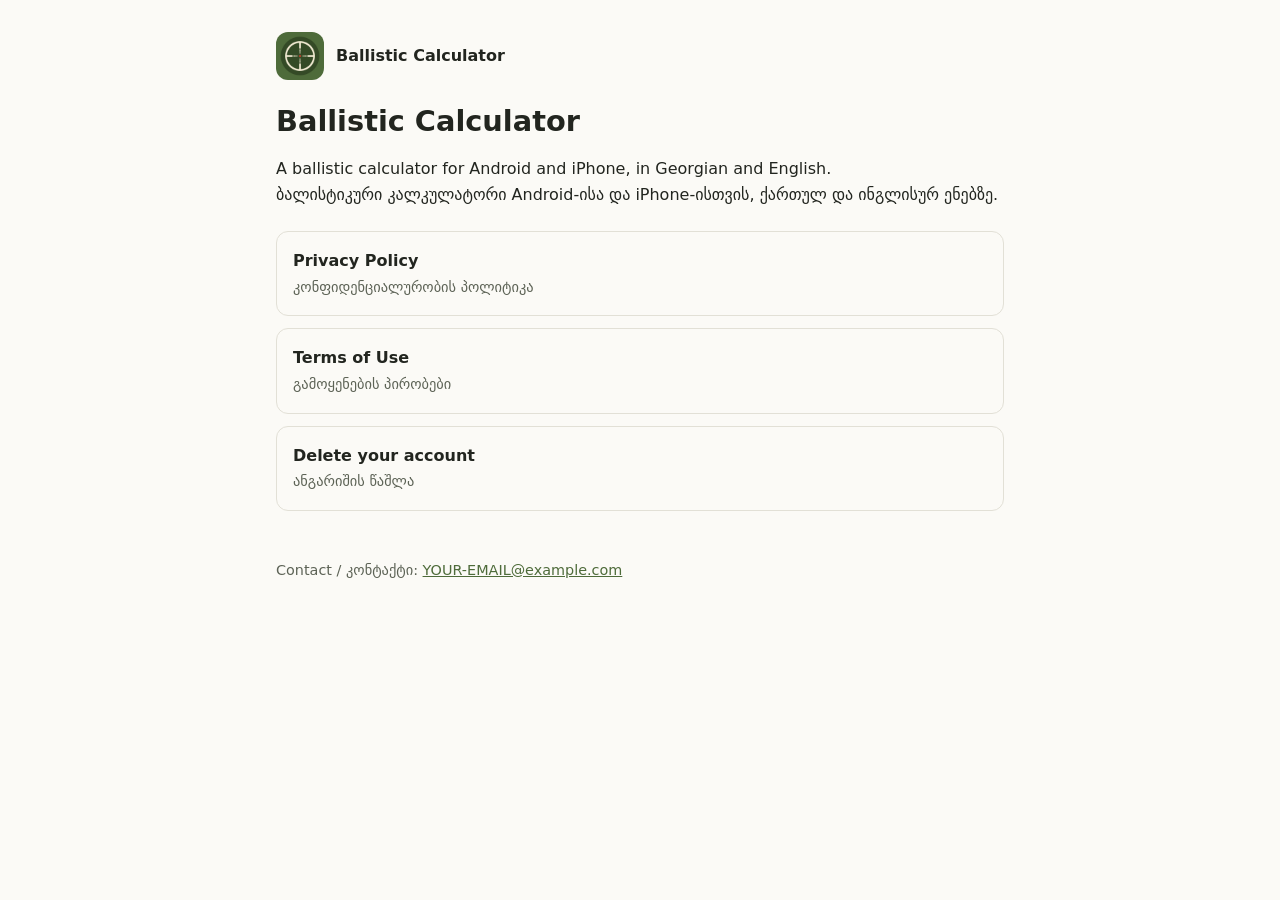
<file: index.html>
<!doctype html>
<html lang="en">
<head>
  <meta charset="utf-8">
  <meta name="viewport" content="width=device-width, initial-scale=1">
  <title>Ballistic Calculator</title>
  <link rel="icon" href="icon.png">
  <link rel="stylesheet" href="style.css">
</head>
<body>
<main>
  <header><img src="icon.png" alt=""><a href="index.html">Ballistic Calculator</a></header>
  <h1>Ballistic Calculator</h1>
  <p>A ballistic calculator for Android and iPhone, in Georgian and English.<br>
     ბალისტიკური კალკულატორი Android-ისა და iPhone-ისთვის, ქართულ და ინგლისურ ენებზე.</p>
  <div class="cards">
    <a href="privacy.html"><strong>Privacy Policy</strong><br><span>კონფიდენციალურობის პოლიტიკა</span></a>
    <a href="terms.html"><strong>Terms of Use</strong><br><span>გამოყენების პირობები</span></a>
    <a href="delete-account.html"><strong>Delete your account</strong><br><span>ანგარიშის წაშლა</span></a>
  </div>
  <footer>Contact / კონტაქტი: <a href="mailto:YOUR-EMAIL@example.com">YOUR-EMAIL@example.com</a></footer>
</main>
</body>
</html>
</file>
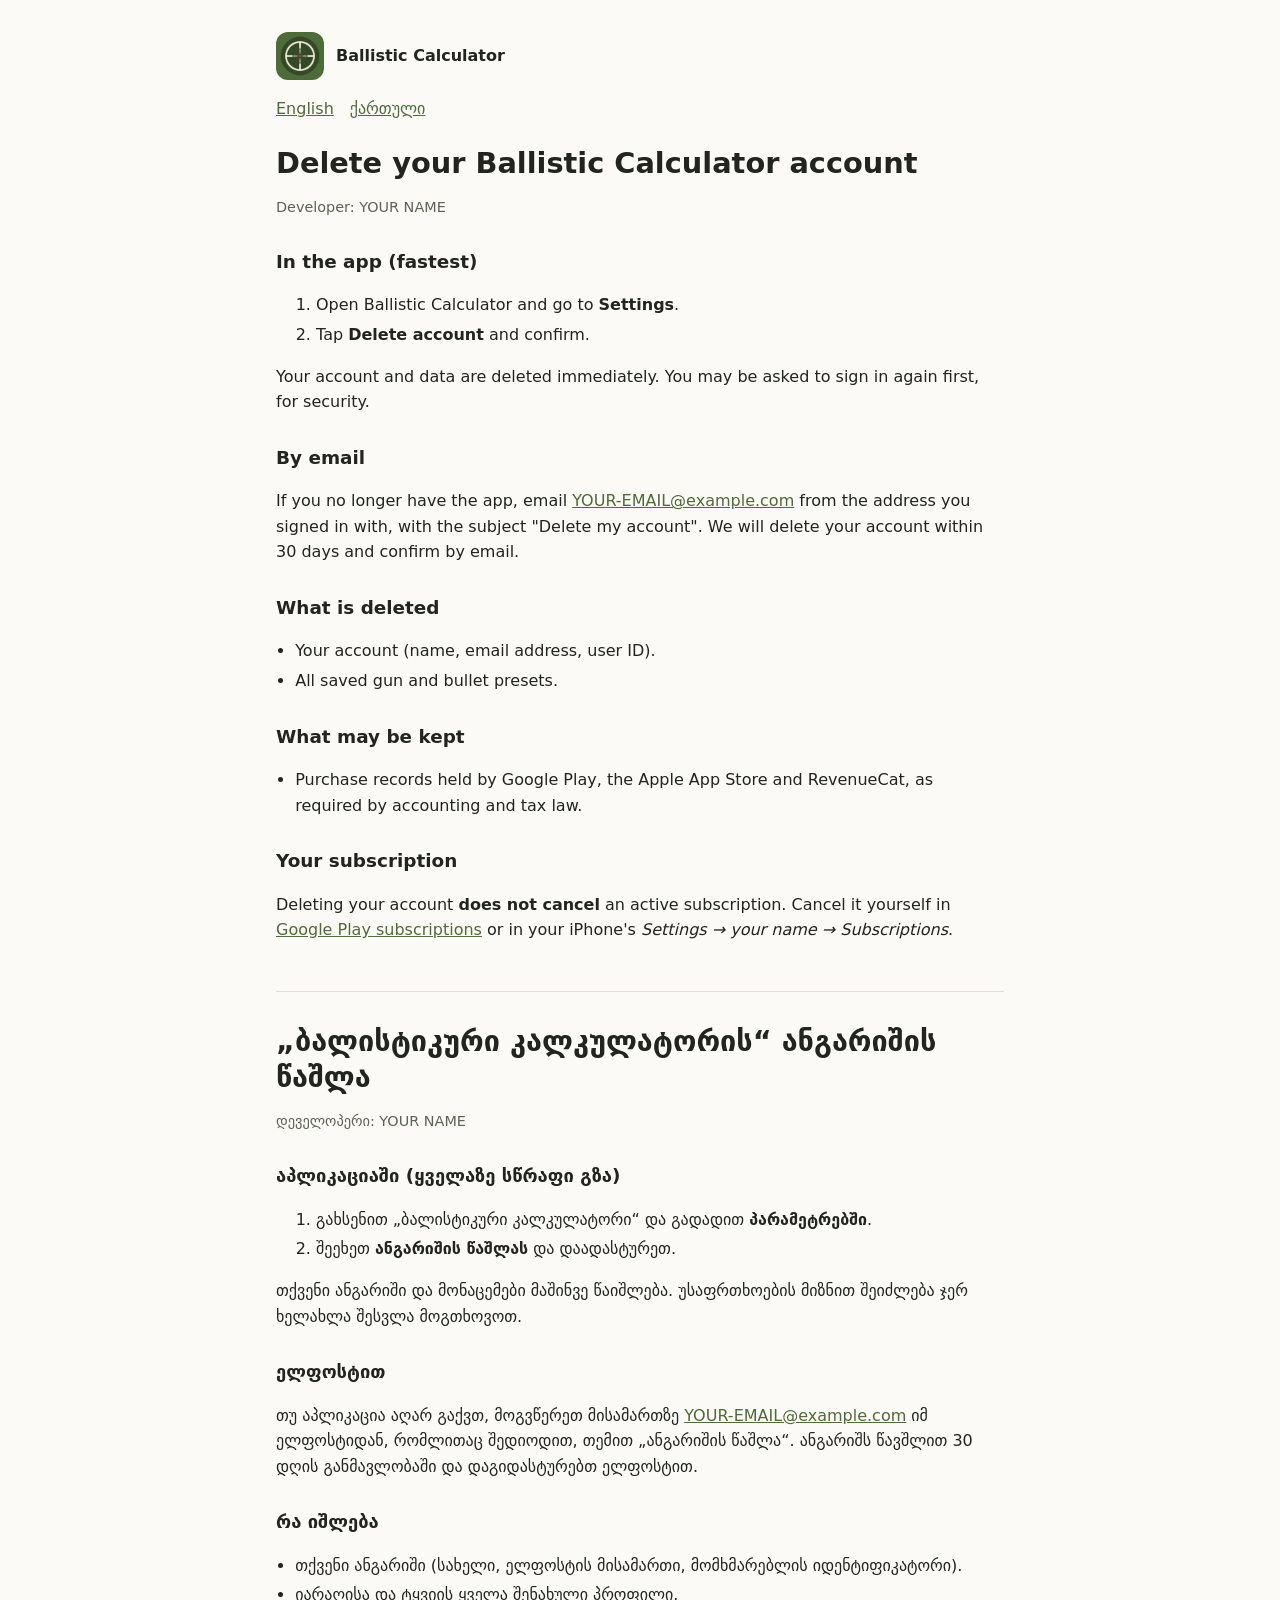
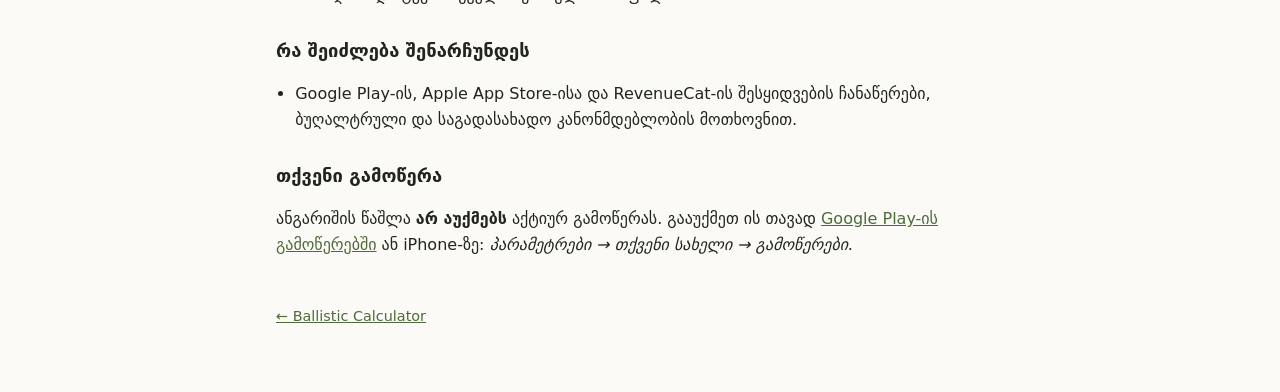
<file: delete-account.html>
<!doctype html>
<html lang="en">
<head>
  <meta charset="utf-8">
  <meta name="viewport" content="width=device-width, initial-scale=1">
  <title>Delete your account – Ballistic Calculator</title>
  <link rel="icon" href="icon.png">
  <link rel="stylesheet" href="style.css">
</head>
<body>
<main>
  <header><img src="icon.png" alt=""><a href="index.html">Ballistic Calculator</a></header>
  <nav class="lang"><a href="#en">English</a><a href="#ka">ქართული</a></nav>

  <section id="en" lang="en">
    <h1>Delete your Ballistic Calculator account</h1>
    <p class="meta">Developer: YOUR NAME</p>

    <h2>In the app (fastest)</h2>
    <ol>
      <li>Open Ballistic Calculator and go to <strong>Settings</strong>.</li>
      <li>Tap <strong>Delete account</strong> and confirm.</li>
    </ol>
    <p>Your account and data are deleted immediately. You may be asked to sign in again first, for security.</p>

    <h2>By email</h2>
    <p>If you no longer have the app, email <a href="mailto:YOUR-EMAIL@example.com?subject=Delete%20my%20account">YOUR-EMAIL@example.com</a> from the address you signed in with, with the subject "Delete my account". We will delete your account within 30 days and confirm by email.</p>

    <h2>What is deleted</h2>
    <ul>
      <li>Your account (name, email address, user ID).</li>
      <li>All saved gun and bullet presets.</li>
    </ul>
    <h2>What may be kept</h2>
    <ul>
      <li>Purchase records held by Google Play, the Apple App Store and RevenueCat, as required by accounting and tax law.</li>
    </ul>

    <h2>Your subscription</h2>
    <p>Deleting your account <strong>does not cancel</strong> an active subscription. Cancel it yourself in <a href="https://play.google.com/store/account/subscriptions">Google Play subscriptions</a> or in your iPhone's <em>Settings → your name → Subscriptions</em>.</p>
  </section>

  <section id="ka" lang="ka">
    <h1>„ბალისტიკური კალკულატორის“ ანგარიშის წაშლა</h1>
    <p class="meta">დეველოპერი: YOUR NAME</p>

    <h2>აპლიკაციაში (ყველაზე სწრაფი გზა)</h2>
    <ol>
      <li>გახსენით „ბალისტიკური კალკულატორი“ და გადადით <strong>პარამეტრებში</strong>.</li>
      <li>შეეხეთ <strong>ანგარიშის წაშლას</strong> და დაადასტურეთ.</li>
    </ol>
    <p>თქვენი ანგარიში და მონაცემები მაშინვე წაიშლება. უსაფრთხოების მიზნით შეიძლება ჯერ ხელახლა შესვლა მოგთხოვოთ.</p>

    <h2>ელფოსტით</h2>
    <p>თუ აპლიკაცია აღარ გაქვთ, მოგვწერეთ მისამართზე <a href="mailto:YOUR-EMAIL@example.com?subject=Delete%20my%20account">YOUR-EMAIL@example.com</a> იმ ელფოსტიდან, რომლითაც შედიოდით, თემით „ანგარიშის წაშლა“. ანგარიშს წავშლით 30 დღის განმავლობაში და დაგიდასტურებთ ელფოსტით.</p>

    <h2>რა იშლება</h2>
    <ul>
      <li>თქვენი ანგარიში (სახელი, ელფოსტის მისამართი, მომხმარებლის იდენტიფიკატორი).</li>
      <li>იარაღისა და ტყვიის ყველა შენახული პროფილი.</li>
    </ul>
    <h2>რა შეიძლება შენარჩუნდეს</h2>
    <ul>
      <li>Google Play-ის, Apple App Store-ისა და RevenueCat-ის შესყიდვების ჩანაწერები, ბუღალტრული და საგადასახადო კანონმდებლობის მოთხოვნით.</li>
    </ul>

    <h2>თქვენი გამოწერა</h2>
    <p>ანგარიშის წაშლა <strong>არ აუქმებს</strong> აქტიურ გამოწერას. გააუქმეთ ის თავად <a href="https://play.google.com/store/account/subscriptions">Google Play-ის გამოწერებში</a> ან iPhone-ზე: <em>პარამეტრები → თქვენი სახელი → გამოწერები</em>.</p>
  </section>

  <footer><a href="index.html">← Ballistic Calculator</a></footer>
</main>
</body>
</html>
</file>
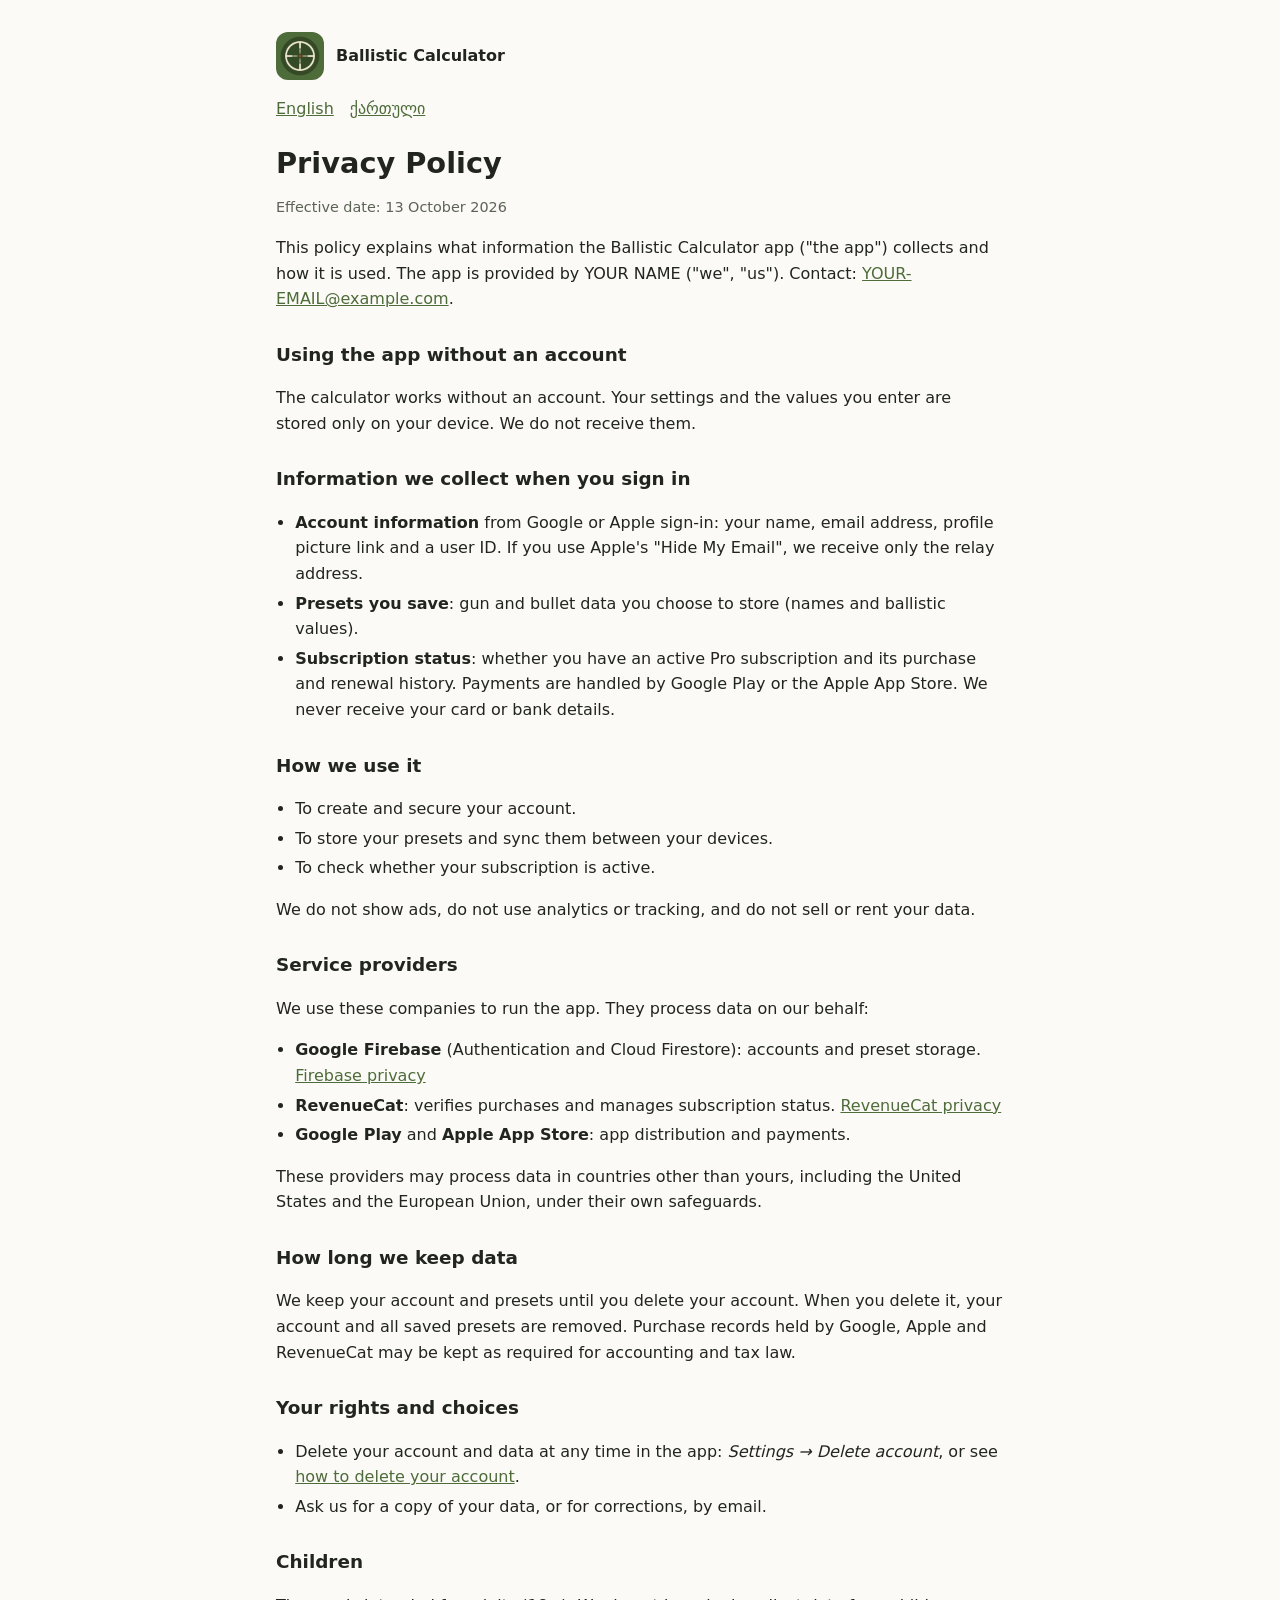
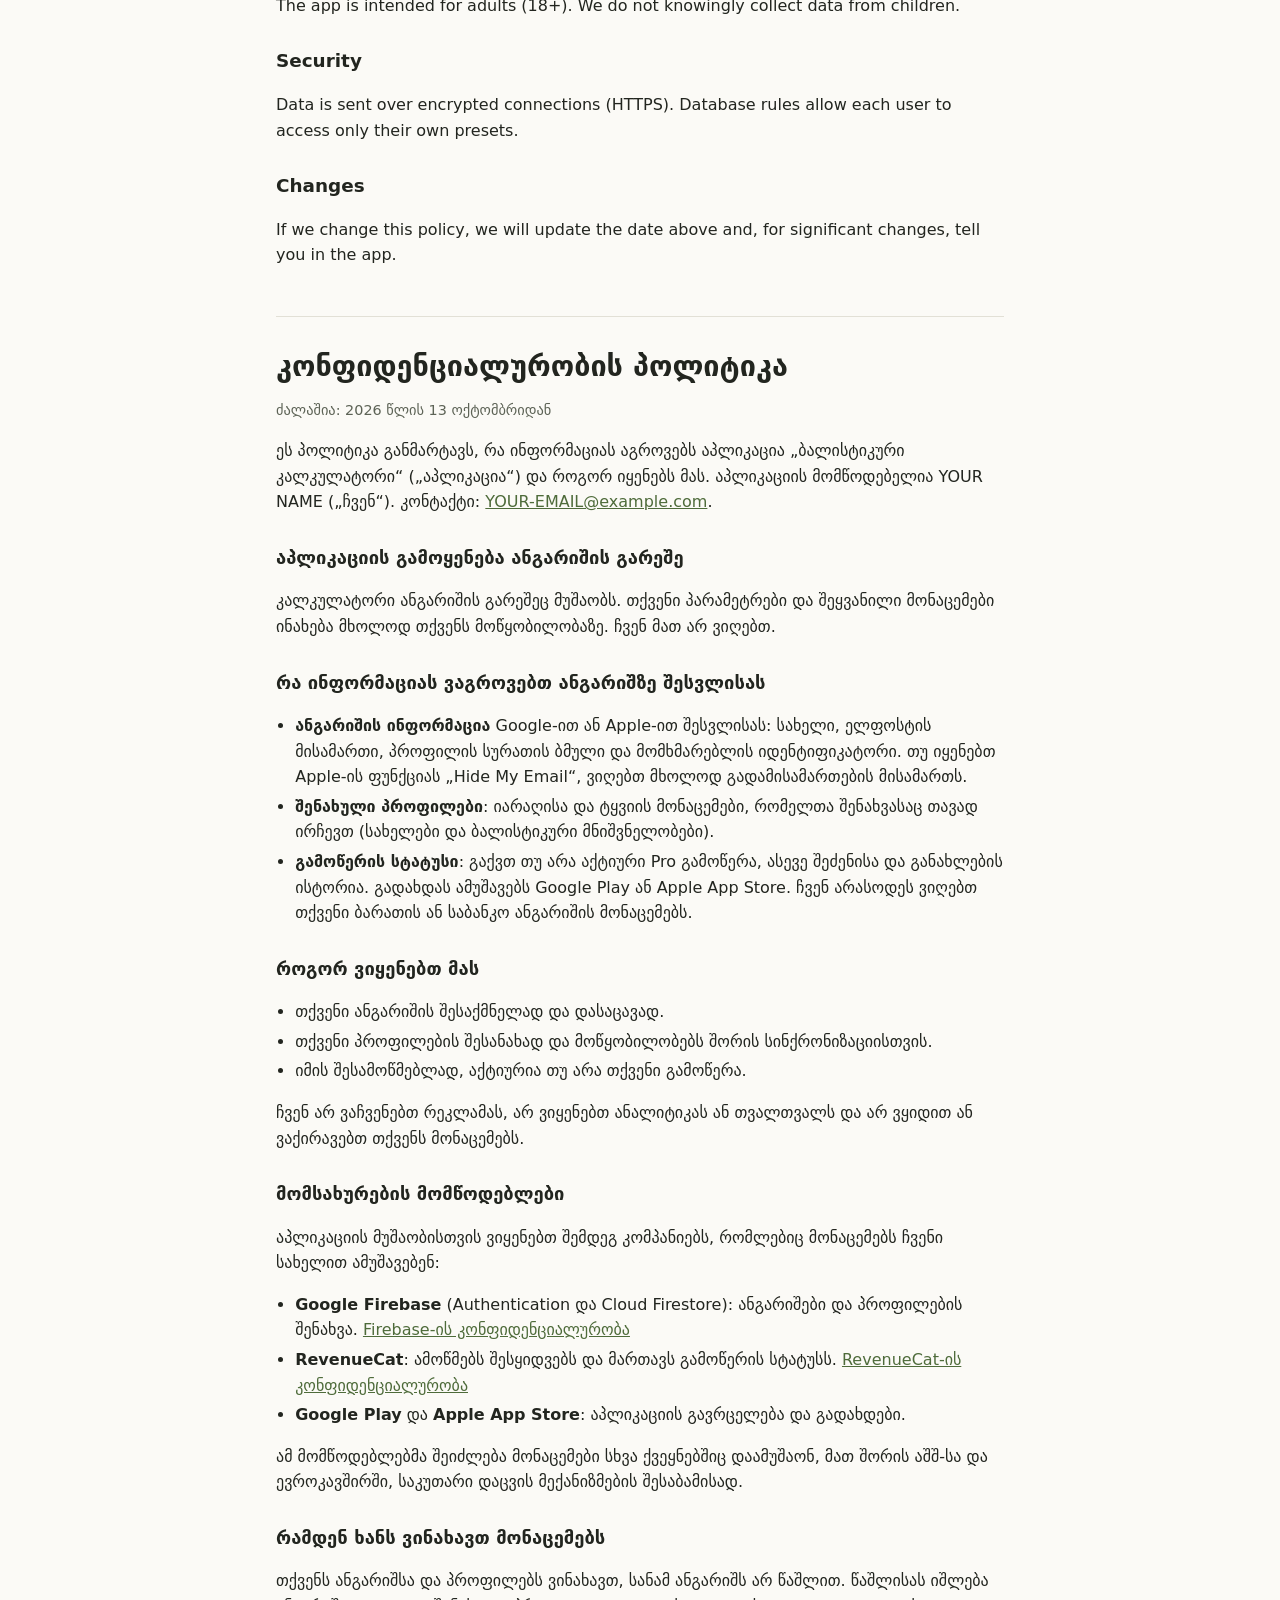
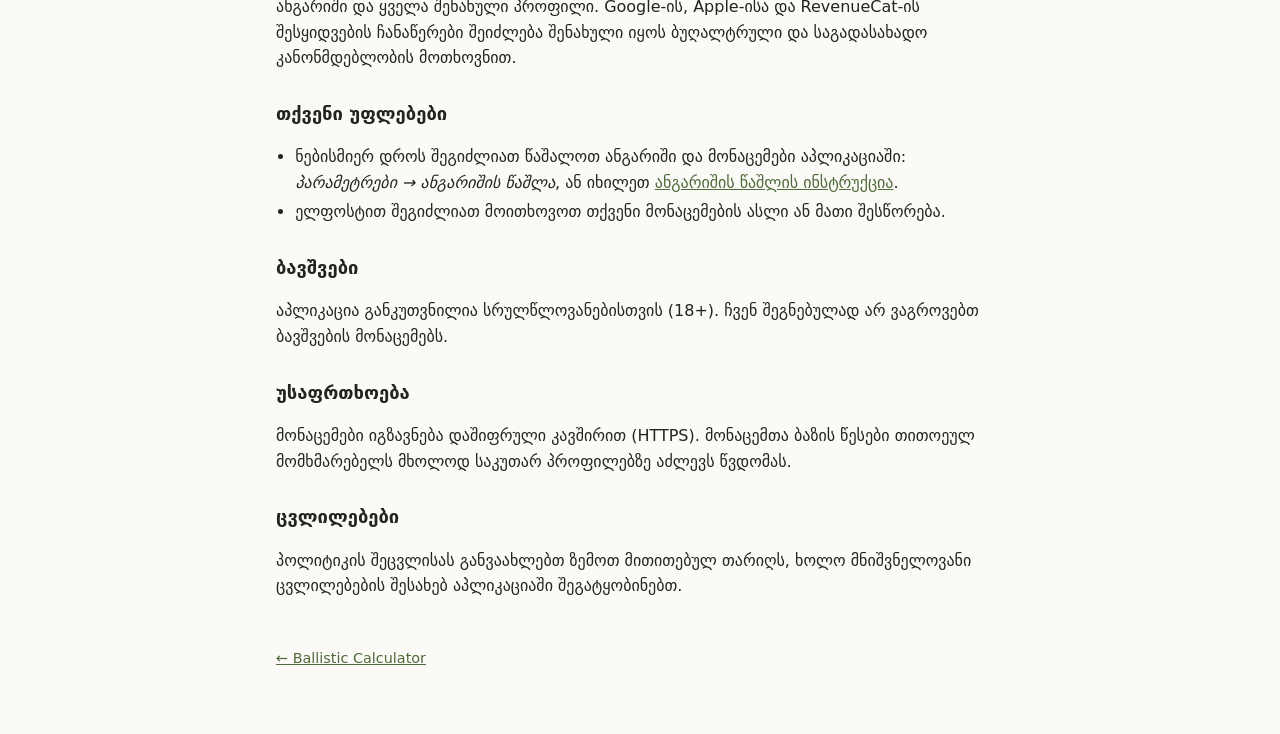
<file: privacy.html>
<!doctype html>
<html lang="en">
<head>
  <meta charset="utf-8">
  <meta name="viewport" content="width=device-width, initial-scale=1">
  <title>Privacy Policy – Ballistic Calculator</title>
  <link rel="icon" href="icon.png">
  <link rel="stylesheet" href="style.css">
</head>
<body>
<main>
  <header><img src="icon.png" alt=""><a href="index.html">Ballistic Calculator</a></header>
  <nav class="lang"><a href="#en">English</a><a href="#ka">ქართული</a></nav>

  <section id="en" lang="en">
    <h1>Privacy Policy</h1>
    <p class="meta">Effective date: 13 October 2026</p>

    <p>This policy explains what information the Ballistic Calculator app ("the app") collects and how it is used. The app is provided by YOUR NAME ("we", "us"). Contact: <a href="mailto:YOUR-EMAIL@example.com">YOUR-EMAIL@example.com</a>.</p>

    <h2>Using the app without an account</h2>
    <p>The calculator works without an account. Your settings and the values you enter are stored only on your device. We do not receive them.</p>

    <h2>Information we collect when you sign in</h2>
    <ul>
      <li><strong>Account information</strong> from Google or Apple sign-in: your name, email address, profile picture link and a user ID. If you use Apple's "Hide My Email", we receive only the relay address.</li>
      <li><strong>Presets you save</strong>: gun and bullet data you choose to store (names and ballistic values).</li>
      <li><strong>Subscription status</strong>: whether you have an active Pro subscription and its purchase and renewal history. Payments are handled by Google Play or the Apple App Store. We never receive your card or bank details.</li>
    </ul>

    <h2>How we use it</h2>
    <ul>
      <li>To create and secure your account.</li>
      <li>To store your presets and sync them between your devices.</li>
      <li>To check whether your subscription is active.</li>
    </ul>
    <p>We do not show ads, do not use analytics or tracking, and do not sell or rent your data.</p>

    <h2>Service providers</h2>
    <p>We use these companies to run the app. They process data on our behalf:</p>
    <ul>
      <li><strong>Google Firebase</strong> (Authentication and Cloud Firestore): accounts and preset storage. <a href="https://firebase.google.com/support/privacy">Firebase privacy</a></li>
      <li><strong>RevenueCat</strong>: verifies purchases and manages subscription status. <a href="https://www.revenuecat.com/privacy">RevenueCat privacy</a></li>
      <li><strong>Google Play</strong> and <strong>Apple App Store</strong>: app distribution and payments.</li>
    </ul>
    <p>These providers may process data in countries other than yours, including the United States and the European Union, under their own safeguards.</p>

    <h2>How long we keep data</h2>
    <p>We keep your account and presets until you delete your account. When you delete it, your account and all saved presets are removed. Purchase records held by Google, Apple and RevenueCat may be kept as required for accounting and tax law.</p>

    <h2>Your rights and choices</h2>
    <ul>
      <li>Delete your account and data at any time in the app: <em>Settings → Delete account</em>, or see <a href="delete-account.html">how to delete your account</a>.</li>
      <li>Ask us for a copy of your data, or for corrections, by email.</li>
    </ul>

    <h2>Children</h2>
    <p>The app is intended for adults (18+). We do not knowingly collect data from children.</p>

    <h2>Security</h2>
    <p>Data is sent over encrypted connections (HTTPS). Database rules allow each user to access only their own presets.</p>

    <h2>Changes</h2>
    <p>If we change this policy, we will update the date above and, for significant changes, tell you in the app.</p>
  </section>

  <section id="ka" lang="ka">
    <h1>კონფიდენციალურობის პოლიტიკა</h1>
    <p class="meta">ძალაშია: 2026 წლის 13 ოქტომბრიდან</p>

    <p>ეს პოლიტიკა განმარტავს, რა ინფორმაციას აგროვებს აპლიკაცია „ბალისტიკური კალკულატორი“ („აპლიკაცია“) და როგორ იყენებს მას. აპლიკაციის მომწოდებელია YOUR NAME („ჩვენ“). კონტაქტი: <a href="mailto:YOUR-EMAIL@example.com">YOUR-EMAIL@example.com</a>.</p>

    <h2>აპლიკაციის გამოყენება ანგარიშის გარეშე</h2>
    <p>კალკულატორი ანგარიშის გარეშეც მუშაობს. თქვენი პარამეტრები და შეყვანილი მონაცემები ინახება მხოლოდ თქვენს მოწყობილობაზე. ჩვენ მათ არ ვიღებთ.</p>

    <h2>რა ინფორმაციას ვაგროვებთ ანგარიშზე შესვლისას</h2>
    <ul>
      <li><strong>ანგარიშის ინფორმაცია</strong> Google-ით ან Apple-ით შესვლისას: სახელი, ელფოსტის მისამართი, პროფილის სურათის ბმული და მომხმარებლის იდენტიფიკატორი. თუ იყენებთ Apple-ის ფუნქციას „Hide My Email“, ვიღებთ მხოლოდ გადამისამართების მისამართს.</li>
      <li><strong>შენახული პროფილები</strong>: იარაღისა და ტყვიის მონაცემები, რომელთა შენახვასაც თავად ირჩევთ (სახელები და ბალისტიკური მნიშვნელობები).</li>
      <li><strong>გამოწერის სტატუსი</strong>: გაქვთ თუ არა აქტიური Pro გამოწერა, ასევე შეძენისა და განახლების ისტორია. გადახდას ამუშავებს Google Play ან Apple App Store. ჩვენ არასოდეს ვიღებთ თქვენი ბარათის ან საბანკო ანგარიშის მონაცემებს.</li>
    </ul>

    <h2>როგორ ვიყენებთ მას</h2>
    <ul>
      <li>თქვენი ანგარიშის შესაქმნელად და დასაცავად.</li>
      <li>თქვენი პროფილების შესანახად და მოწყობილობებს შორის სინქრონიზაციისთვის.</li>
      <li>იმის შესამოწმებლად, აქტიურია თუ არა თქვენი გამოწერა.</li>
    </ul>
    <p>ჩვენ არ ვაჩვენებთ რეკლამას, არ ვიყენებთ ანალიტიკას ან თვალთვალს და არ ვყიდით ან ვაქირავებთ თქვენს მონაცემებს.</p>

    <h2>მომსახურების მომწოდებლები</h2>
    <p>აპლიკაციის მუშაობისთვის ვიყენებთ შემდეგ კომპანიებს, რომლებიც მონაცემებს ჩვენი სახელით ამუშავებენ:</p>
    <ul>
      <li><strong>Google Firebase</strong> (Authentication და Cloud Firestore): ანგარიშები და პროფილების შენახვა. <a href="https://firebase.google.com/support/privacy">Firebase-ის კონფიდენციალურობა</a></li>
      <li><strong>RevenueCat</strong>: ამოწმებს შესყიდვებს და მართავს გამოწერის სტატუსს. <a href="https://www.revenuecat.com/privacy">RevenueCat-ის კონფიდენციალურობა</a></li>
      <li><strong>Google Play</strong> და <strong>Apple App Store</strong>: აპლიკაციის გავრცელება და გადახდები.</li>
    </ul>
    <p>ამ მომწოდებლებმა შეიძლება მონაცემები სხვა ქვეყნებშიც დაამუშაონ, მათ შორის აშშ-სა და ევროკავშირში, საკუთარი დაცვის მექანიზმების შესაბამისად.</p>

    <h2>რამდენ ხანს ვინახავთ მონაცემებს</h2>
    <p>თქვენს ანგარიშსა და პროფილებს ვინახავთ, სანამ ანგარიშს არ წაშლით. წაშლისას იშლება ანგარიში და ყველა შენახული პროფილი. Google-ის, Apple-ისა და RevenueCat-ის შესყიდვების ჩანაწერები შეიძლება შენახული იყოს ბუღალტრული და საგადასახადო კანონმდებლობის მოთხოვნით.</p>

    <h2>თქვენი უფლებები</h2>
    <ul>
      <li>ნებისმიერ დროს შეგიძლიათ წაშალოთ ანგარიში და მონაცემები აპლიკაციაში: <em>პარამეტრები → ანგარიშის წაშლა</em>, ან იხილეთ <a href="delete-account.html">ანგარიშის წაშლის ინსტრუქცია</a>.</li>
      <li>ელფოსტით შეგიძლიათ მოითხოვოთ თქვენი მონაცემების ასლი ან მათი შესწორება.</li>
    </ul>

    <h2>ბავშვები</h2>
    <p>აპლიკაცია განკუთვნილია სრულწლოვანებისთვის (18+). ჩვენ შეგნებულად არ ვაგროვებთ ბავშვების მონაცემებს.</p>

    <h2>უსაფრთხოება</h2>
    <p>მონაცემები იგზავნება დაშიფრული კავშირით (HTTPS). მონაცემთა ბაზის წესები თითოეულ მომხმარებელს მხოლოდ საკუთარ პროფილებზე აძლევს წვდომას.</p>

    <h2>ცვლილებები</h2>
    <p>პოლიტიკის შეცვლისას განვაახლებთ ზემოთ მითითებულ თარიღს, ხოლო მნიშვნელოვანი ცვლილებების შესახებ აპლიკაციაში შეგატყობინებთ.</p>
  </section>

  <footer><a href="index.html">← Ballistic Calculator</a></footer>
</main>
</body>
</html>
</file>
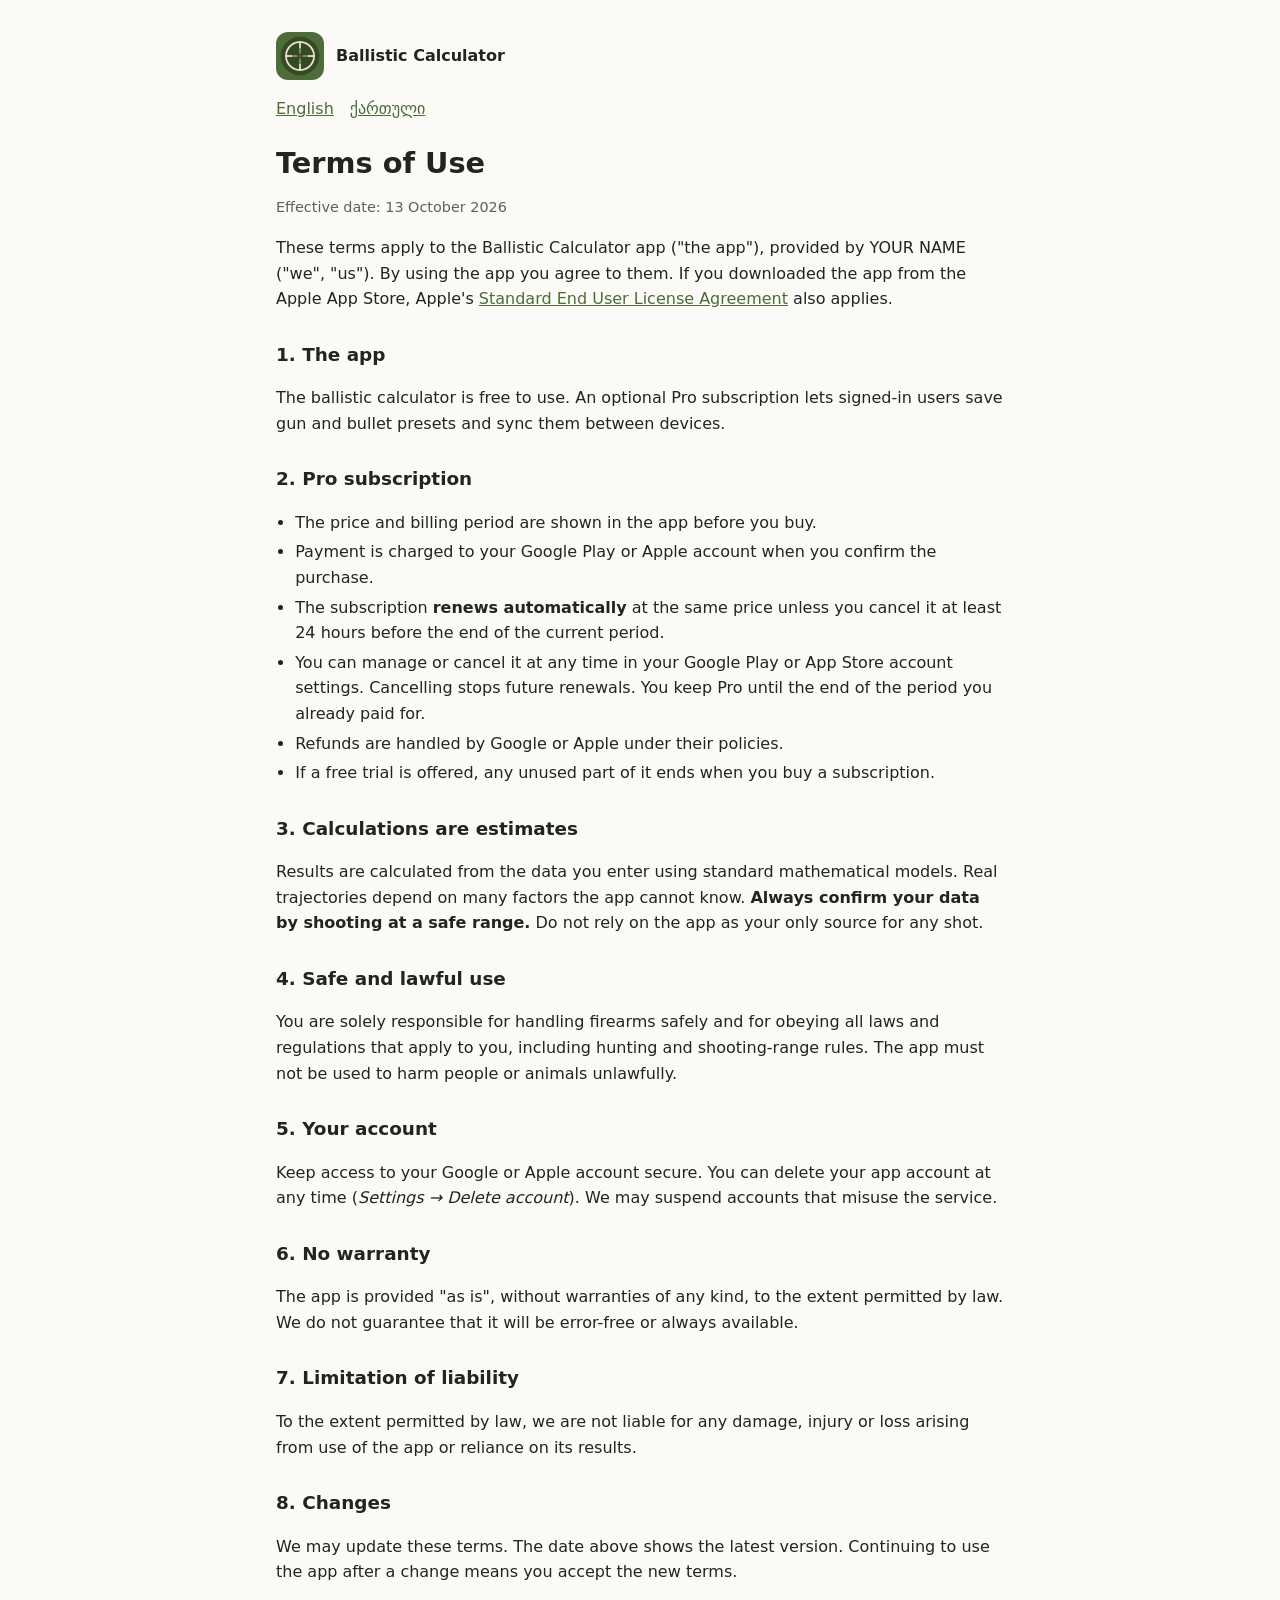
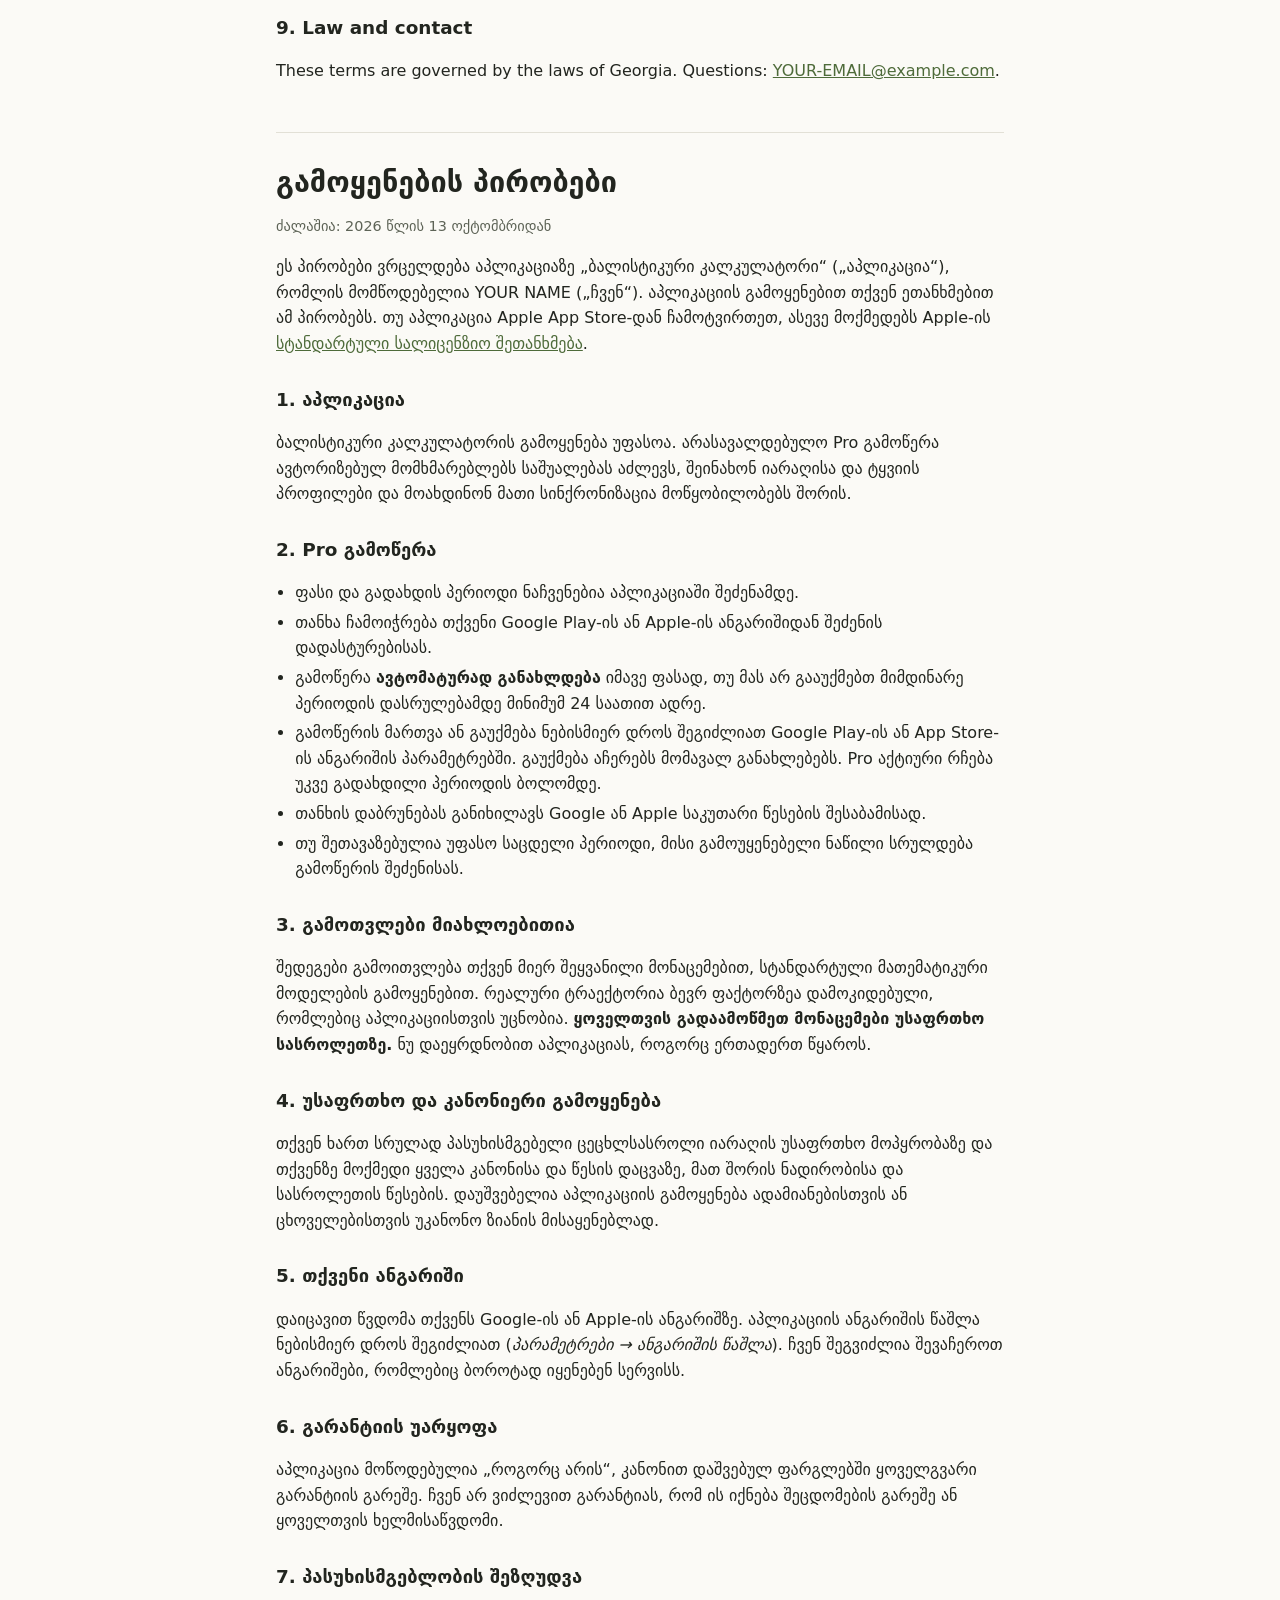
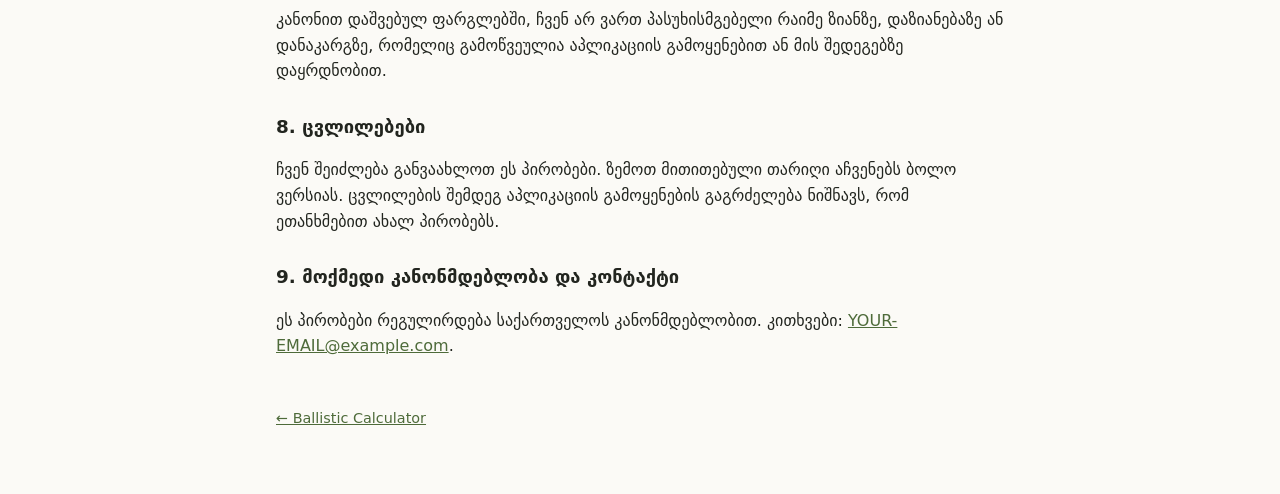
<file: terms.html>
<!doctype html>
<html lang="en">
<head>
  <meta charset="utf-8">
  <meta name="viewport" content="width=device-width, initial-scale=1">
  <title>Terms of Use – Ballistic Calculator</title>
  <link rel="icon" href="icon.png">
  <link rel="stylesheet" href="style.css">
</head>
<body>
<main>
  <header><img src="icon.png" alt=""><a href="index.html">Ballistic Calculator</a></header>
  <nav class="lang"><a href="#en">English</a><a href="#ka">ქართული</a></nav>

  <section id="en" lang="en">
    <h1>Terms of Use</h1>
    <p class="meta">Effective date: 13 October 2026</p>

    <p>These terms apply to the Ballistic Calculator app ("the app"), provided by YOUR NAME ("we", "us"). By using the app you agree to them. If you downloaded the app from the Apple App Store, Apple's <a href="https://www.apple.com/legal/internet-services/itunes/dev/stdeula/">Standard End User License Agreement</a> also applies.</p>

    <h2>1. The app</h2>
    <p>The ballistic calculator is free to use. An optional Pro subscription lets signed-in users save gun and bullet presets and sync them between devices.</p>

    <h2>2. Pro subscription</h2>
    <ul>
      <li>The price and billing period are shown in the app before you buy.</li>
      <li>Payment is charged to your Google Play or Apple account when you confirm the purchase.</li>
      <li>The subscription <strong>renews automatically</strong> at the same price unless you cancel it at least 24 hours before the end of the current period.</li>
      <li>You can manage or cancel it at any time in your Google Play or App Store account settings. Cancelling stops future renewals. You keep Pro until the end of the period you already paid for.</li>
      <li>Refunds are handled by Google or Apple under their policies.</li>
      <li>If a free trial is offered, any unused part of it ends when you buy a subscription.</li>
    </ul>

    <h2>3. Calculations are estimates</h2>
    <p>Results are calculated from the data you enter using standard mathematical models. Real trajectories depend on many factors the app cannot know. <strong>Always confirm your data by shooting at a safe range.</strong> Do not rely on the app as your only source for any shot.</p>

    <h2>4. Safe and lawful use</h2>
    <p>You are solely responsible for handling firearms safely and for obeying all laws and regulations that apply to you, including hunting and shooting-range rules. The app must not be used to harm people or animals unlawfully.</p>

    <h2>5. Your account</h2>
    <p>Keep access to your Google or Apple account secure. You can delete your app account at any time (<em>Settings → Delete account</em>). We may suspend accounts that misuse the service.</p>

    <h2>6. No warranty</h2>
    <p>The app is provided "as is", without warranties of any kind, to the extent permitted by law. We do not guarantee that it will be error-free or always available.</p>

    <h2>7. Limitation of liability</h2>
    <p>To the extent permitted by law, we are not liable for any damage, injury or loss arising from use of the app or reliance on its results.</p>

    <h2>8. Changes</h2>
    <p>We may update these terms. The date above shows the latest version. Continuing to use the app after a change means you accept the new terms.</p>

    <h2>9. Law and contact</h2>
    <p>These terms are governed by the laws of Georgia. Questions: <a href="mailto:YOUR-EMAIL@example.com">YOUR-EMAIL@example.com</a>.</p>
  </section>

  <section id="ka" lang="ka">
    <h1>გამოყენების პირობები</h1>
    <p class="meta">ძალაშია: 2026 წლის 13 ოქტომბრიდან</p>

    <p>ეს პირობები ვრცელდება აპლიკაციაზე „ბალისტიკური კალკულატორი“ („აპლიკაცია“), რომლის მომწოდებელია YOUR NAME („ჩვენ“). აპლიკაციის გამოყენებით თქვენ ეთანხმებით ამ პირობებს. თუ აპლიკაცია Apple App Store-დან ჩამოტვირთეთ, ასევე მოქმედებს Apple-ის <a href="https://www.apple.com/legal/internet-services/itunes/dev/stdeula/">სტანდარტული სალიცენზიო შეთანხმება</a>.</p>

    <h2>1. აპლიკაცია</h2>
    <p>ბალისტიკური კალკულატორის გამოყენება უფასოა. არასავალდებულო Pro გამოწერა ავტორიზებულ მომხმარებლებს საშუალებას აძლევს, შეინახონ იარაღისა და ტყვიის პროფილები და მოახდინონ მათი სინქრონიზაცია მოწყობილობებს შორის.</p>

    <h2>2. Pro გამოწერა</h2>
    <ul>
      <li>ფასი და გადახდის პერიოდი ნაჩვენებია აპლიკაციაში შეძენამდე.</li>
      <li>თანხა ჩამოიჭრება თქვენი Google Play-ის ან Apple-ის ანგარიშიდან შეძენის დადასტურებისას.</li>
      <li>გამოწერა <strong>ავტომატურად განახლდება</strong> იმავე ფასად, თუ მას არ გააუქმებთ მიმდინარე პერიოდის დასრულებამდე მინიმუმ 24 საათით ადრე.</li>
      <li>გამოწერის მართვა ან გაუქმება ნებისმიერ დროს შეგიძლიათ Google Play-ის ან App Store-ის ანგარიშის პარამეტრებში. გაუქმება აჩერებს მომავალ განახლებებს. Pro აქტიური რჩება უკვე გადახდილი პერიოდის ბოლომდე.</li>
      <li>თანხის დაბრუნებას განიხილავს Google ან Apple საკუთარი წესების შესაბამისად.</li>
      <li>თუ შეთავაზებულია უფასო საცდელი პერიოდი, მისი გამოუყენებელი ნაწილი სრულდება გამოწერის შეძენისას.</li>
    </ul>

    <h2>3. გამოთვლები მიახლოებითია</h2>
    <p>შედეგები გამოითვლება თქვენ მიერ შეყვანილი მონაცემებით, სტანდარტული მათემატიკური მოდელების გამოყენებით. რეალური ტრაექტორია ბევრ ფაქტორზეა დამოკიდებული, რომლებიც აპლიკაციისთვის უცნობია. <strong>ყოველთვის გადაამოწმეთ მონაცემები უსაფრთხო სასროლეთზე.</strong> ნუ დაეყრდნობით აპლიკაციას, როგორც ერთადერთ წყაროს.</p>

    <h2>4. უსაფრთხო და კანონიერი გამოყენება</h2>
    <p>თქვენ ხართ სრულად პასუხისმგებელი ცეცხლსასროლი იარაღის უსაფრთხო მოპყრობაზე და თქვენზე მოქმედი ყველა კანონისა და წესის დაცვაზე, მათ შორის ნადირობისა და სასროლეთის წესების. დაუშვებელია აპლიკაციის გამოყენება ადამიანებისთვის ან ცხოველებისთვის უკანონო ზიანის მისაყენებლად.</p>

    <h2>5. თქვენი ანგარიში</h2>
    <p>დაიცავით წვდომა თქვენს Google-ის ან Apple-ის ანგარიშზე. აპლიკაციის ანგარიშის წაშლა ნებისმიერ დროს შეგიძლიათ (<em>პარამეტრები → ანგარიშის წაშლა</em>). ჩვენ შეგვიძლია შევაჩეროთ ანგარიშები, რომლებიც ბოროტად იყენებენ სერვისს.</p>

    <h2>6. გარანტიის უარყოფა</h2>
    <p>აპლიკაცია მოწოდებულია „როგორც არის“, კანონით დაშვებულ ფარგლებში ყოველგვარი გარანტიის გარეშე. ჩვენ არ ვიძლევით გარანტიას, რომ ის იქნება შეცდომების გარეშე ან ყოველთვის ხელმისაწვდომი.</p>

    <h2>7. პასუხისმგებლობის შეზღუდვა</h2>
    <p>კანონით დაშვებულ ფარგლებში, ჩვენ არ ვართ პასუხისმგებელი რაიმე ზიანზე, დაზიანებაზე ან დანაკარგზე, რომელიც გამოწვეულია აპლიკაციის გამოყენებით ან მის შედეგებზე დაყრდნობით.</p>

    <h2>8. ცვლილებები</h2>
    <p>ჩვენ შეიძლება განვაახლოთ ეს პირობები. ზემოთ მითითებული თარიღი აჩვენებს ბოლო ვერსიას. ცვლილების შემდეგ აპლიკაციის გამოყენების გაგრძელება ნიშნავს, რომ ეთანხმებით ახალ პირობებს.</p>

    <h2>9. მოქმედი კანონმდებლობა და კონტაქტი</h2>
    <p>ეს პირობები რეგულირდება საქართველოს კანონმდებლობით. კითხვები: <a href="mailto:YOUR-EMAIL@example.com">YOUR-EMAIL@example.com</a>.</p>
  </section>

  <footer><a href="index.html">← Ballistic Calculator</a></footer>
</main>
</body>
</html>
</file>
<file: style.css>
:root {
  --bg: #fbfaf6;
  --text: #22251f;
  --muted: #5d6356;
  --accent: #4e6b3a;
  --line: #e2e0d6;
}
@media (prefers-color-scheme: dark) {
  :root {
    --bg: #161813;
    --text: #e8e6dc;
    --muted: #a5aa9b;
    --accent: #9fc285;
    --line: #2e322a;
  }
}
* { box-sizing: border-box; }
body {
  margin: 0;
  background: var(--bg);
  color: var(--text);
  font: 16px/1.6 system-ui, -apple-system, "Segoe UI", Roboto, "Noto Sans Georgian", sans-serif;
}
main { max-width: 760px; margin: 0 auto; padding: 32px 16px 64px; }
header { display: flex; align-items: center; gap: 12px; margin-bottom: 8px; }
header img { width: 48px; height: 48px; border-radius: 12px; }
header a { color: var(--text); text-decoration: none; font-weight: 600; }
nav.lang { margin: 16px 0 24px; display: flex; gap: 16px; }
a { color: var(--accent); }
h1 { font-size: 1.8rem; line-height: 1.25; margin: 24px 0 4px; }
h2 { font-size: 1.15rem; margin: 28px 0 8px; }
.meta { color: var(--muted); font-size: 0.9rem; }
section + section { border-top: 1px solid var(--line); margin-top: 48px; padding-top: 8px; }
ul { padding-left: 1.2em; }
li { margin: 4px 0; }
footer { margin-top: 48px; color: var(--muted); font-size: 0.9rem; }
.cards { display: grid; gap: 12px; margin-top: 24px; }
.cards a {
  display: block; padding: 16px; border: 1px solid var(--line); border-radius: 12px;
  text-decoration: none; color: var(--text);
}
.cards a:hover { border-color: var(--accent); }
.cards span { color: var(--muted); font-size: 0.9rem; }
</file>
